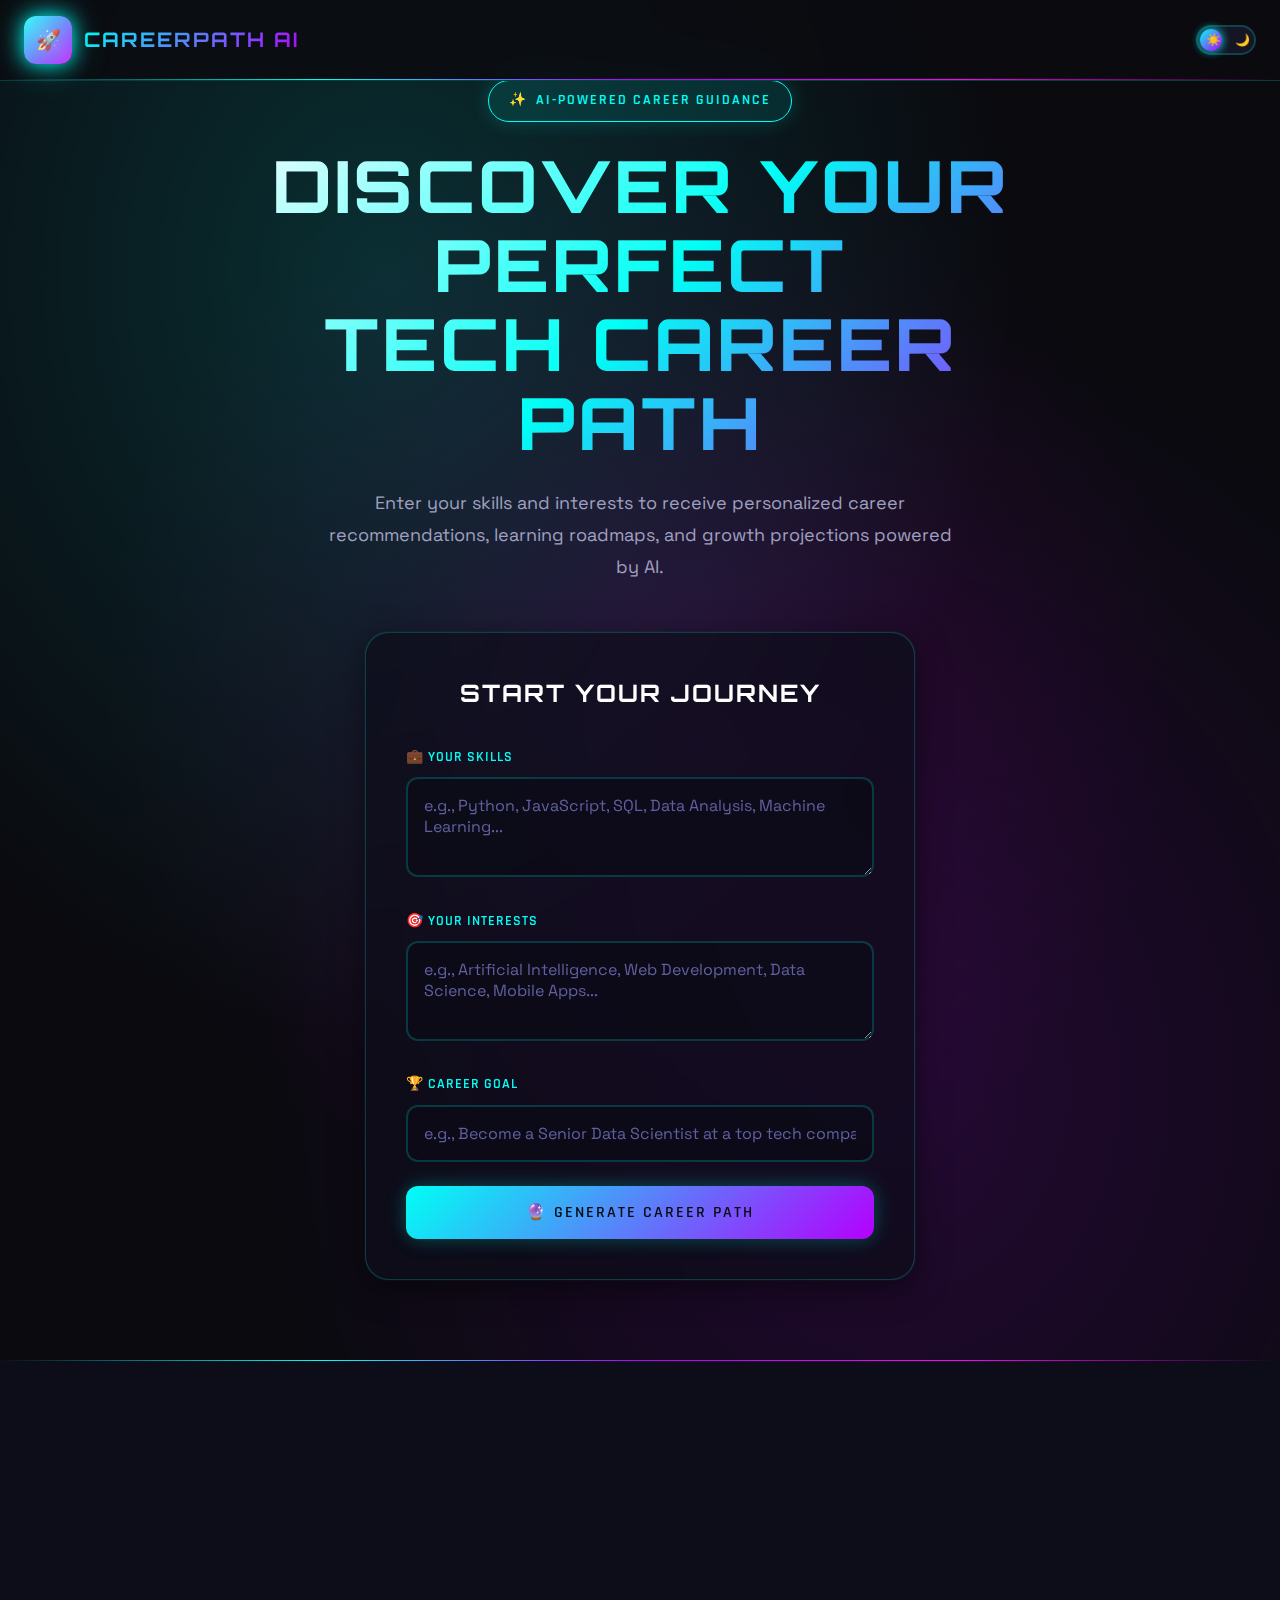
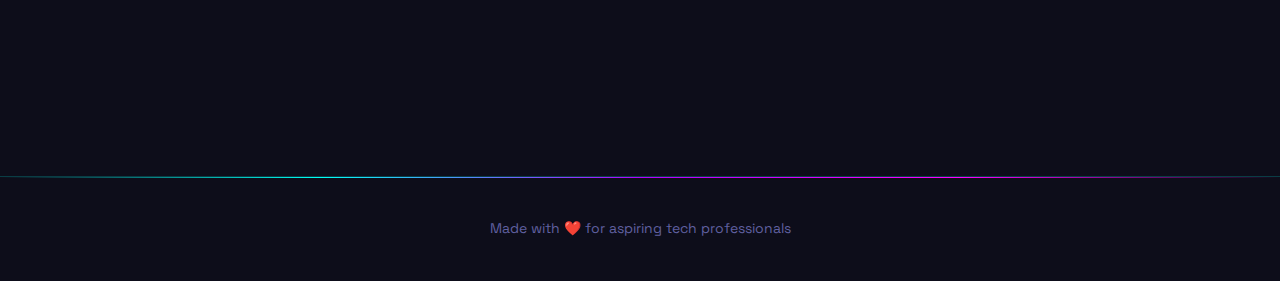
<file: templates/index.html>
<!DOCTYPE html>
<html lang="en">
<head>
    <meta charset="UTF-8">
    <meta name="viewport" content="width=device-width, initial-scale=1.0">
    <meta name="description" content="AI Career Path Simulator - Discover your ideal tech career path with AI-powered recommendations based on your skills and interests.">
    <title>AI Career Path Simulator | Find Your Dream Tech Career</title>
    <link rel="stylesheet" href="/static/styles.css">
    <link rel="icon" href="data:image/svg+xml,<svg xmlns='http://www.w3.org/2000/svg' viewBox='0 0 100 100'><text y='.9em' font-size='90'>🚀</text></svg>">
</head>
<body>
    <!-- Header -->
    <header class="header">
        <div class="header-content">
            <a href="/" class="logo">
                <div class="logo-icon">🚀</div>
                <span class="logo-text">CareerPath AI</span>
            </a>
            <div class="nav-actions">
                <button class="theme-toggle" onclick="toggleTheme()" aria-label="Toggle dark mode">
                    <div class="theme-toggle-icons">
                        <span>☀️</span>
                        <span>🌙</span>
                    </div>
                    <div class="theme-toggle-slider"></div>
                </button>
            </div>
        </div>
    </header>

    <!-- Hero Section -->
    <main class="hero">
        <div class="hero-background"></div>
        
        <div class="hero-content">
            <div class="hero-badge animate-fadeInUp">
                <span>✨</span>
                <span>AI-Powered Career Guidance</span>
            </div>
            <h1 class="hero-title animate-fadeInUp animate-delay-1">
                Discover Your Perfect<br>Tech Career Path
            </h1>
            <p class="hero-subtitle animate-fadeInUp animate-delay-2">
                Enter your skills and interests to receive personalized career recommendations, 
                learning roadmaps, and growth projections powered by AI.
            </p>
        </div>

        <!-- Main Form Card -->
        <div class="glass-card animate-fadeInUp animate-delay-3">
            <h2 class="form-title">Start Your Journey</h2>
            
            <form method="post" class="career-form">
                <div class="form-group">
                    <label class="form-label" for="skills">💼 Your Skills</label>
                    <textarea 
                        id="skills"
                        name="skills" 
                        class="form-textarea" 
                        placeholder="e.g., Python, JavaScript, SQL, Data Analysis, Machine Learning..."
                        required
                    ></textarea>
                </div>

                <div class="form-group">
                    <label class="form-label" for="interest">🎯 Your Interests</label>
                    <textarea 
                        id="interest"
                        name="interest" 
                        class="form-textarea" 
                        placeholder="e.g., Artificial Intelligence, Web Development, Data Science, Mobile Apps..."
                        required
                    ></textarea>
                </div>

                <div class="form-group">
                    <label class="form-label" for="goal">🏆 Career Goal</label>
                    <input 
                        type="text" 
                        id="goal"
                        name="goal" 
                        class="form-input" 
                        placeholder="e.g., Become a Senior Data Scientist at a top tech company"
                        required
                    />
                </div>

                <button type="submit" class="btn btn-primary">
                    <span class="btn-text">🔮 Generate Career Path</span>
                    <span class="spinner"></span>
                </button>
            </form>
        </div>
    </main>

    <!-- Features Section -->
    <section class="features">
        <div class="features-grid stagger-children">
            <div class="feature-card">
                <div class="feature-icon">📊</div>
                <h3 class="feature-title">Career Analysis</h3>
                <p class="feature-desc">Get detailed insights into various tech career paths based on your unique profile.</p>
            </div>
            <div class="feature-card">
                <div class="feature-icon">🗺️</div>
                <h3 class="feature-title">Learning Roadmap</h3>
                <p class="feature-desc">Receive a step-by-step roadmap to develop the skills needed for your dream role.</p>
            </div>
            <div class="feature-card">
                <div class="feature-icon">📈</div>
                <h3 class="feature-title">Growth Projection</h3>
                <p class="feature-desc">Visualize your potential career growth and salary progression over time.</p>
            </div>
        </div>
    </section>

    <!-- Footer -->
    <footer class="footer">
        <div class="footer-content">
            <p class="footer-text">
                Made with <span class="footer-heart">❤️</span> for aspiring tech professionals
            </p>
        </div>
    </footer>

    <script src="/static/script.js"></script>
</body>
</html>
</file>
<file: static/styles.css>
/* ============================================
   AI Career Path Simulator - FUTURISTIC DESIGN
   Cyberpunk / Neon Aesthetic Theme
   ============================================ */

/* Google Fonts - Futuristic Typography */
@import url('https://fonts.googleapis.com/css2?family=Orbitron:wght@400;500;600;700;800;900&family=Rajdhani:wght@300;400;500;600;700&family=Space+Grotesk:wght@300;400;500;600;700&display=swap');

/* ============================================
   CSS Custom Properties (Design Tokens)
   ============================================ */
:root {
    /* Neon Colors */
    --neon-cyan: #00fff5;
    --neon-magenta: #ff00ff;
    --neon-purple: #b400ff;
    --neon-blue: #00a8ff;
    --neon-pink: #ff0080;
    --neon-green: #00ff88;
    --neon-orange: #ff6600;
    --neon-yellow: #ffff00;

    /* Primary Gradient */
    --gradient-neon: linear-gradient(135deg, var(--neon-cyan), var(--neon-purple), var(--neon-magenta));
    --gradient-cyber: linear-gradient(45deg, #0a0a0f, #1a0a2e, #0a0a0f);
    --gradient-glow: linear-gradient(135deg, rgba(0, 255, 245, 0.3), rgba(180, 0, 255, 0.3), rgba(255, 0, 255, 0.3));

    /* Dark Theme (Default) */
    --bg-primary: #0a0a0f;
    --bg-secondary: #0d0d1a;
    --bg-tertiary: #151525;
    --bg-card: rgba(13, 13, 26, 0.8);
    --text-primary: #ffffff;
    --text-secondary: #a0a0c0;
    --text-muted: #6060a0;
    --border-color: rgba(0, 255, 245, 0.2);
    --border-glow: rgba(0, 255, 245, 0.5);
    --shadow-color: rgba(0, 0, 0, 0.5);
    --glass-bg: rgba(13, 13, 26, 0.7);
    --glass-border: rgba(0, 255, 245, 0.15);

    /* Typography */
    --font-display: 'Orbitron', sans-serif;
    --font-heading: 'Rajdhani', sans-serif;
    --font-body: 'Space Grotesk', sans-serif;
    --font-size-xs: 0.75rem;
    --font-size-sm: 0.875rem;
    --font-size-base: 1rem;
    --font-size-lg: 1.125rem;
    --font-size-xl: 1.25rem;
    --font-size-2xl: 1.5rem;
    --font-size-3xl: 2rem;
    --font-size-4xl: 2.5rem;
    --font-size-5xl: 3.5rem;
    --font-size-6xl: 4.5rem;

    /* Spacing */
    --spacing-1: 0.25rem;
    --spacing-2: 0.5rem;
    --spacing-3: 0.75rem;
    --spacing-4: 1rem;
    --spacing-5: 1.25rem;
    --spacing-6: 1.5rem;
    --spacing-8: 2rem;
    --spacing-10: 2.5rem;
    --spacing-12: 3rem;
    --spacing-16: 4rem;
    --spacing-20: 5rem;

    /* Border Radius */
    --radius-sm: 0.375rem;
    --radius-md: 0.5rem;
    --radius-lg: 0.75rem;
    --radius-xl: 1rem;
    --radius-2xl: 1.5rem;
    --radius-full: 9999px;

    /* Transitions */
    --transition-fast: 150ms ease;
    --transition-base: 250ms ease;
    --transition-slow: 400ms ease;
    --transition-cyber: 300ms cubic-bezier(0.23, 1, 0.32, 1);

    /* Shadows */
    --shadow-neon: 0 0 20px var(--neon-cyan), 0 0 40px rgba(0, 255, 245, 0.3);
    --shadow-neon-lg: 0 0 30px var(--neon-cyan), 0 0 60px rgba(0, 255, 245, 0.4), 0 0 100px rgba(0, 255, 245, 0.2);
    --shadow-card: 0 8px 32px rgba(0, 0, 0, 0.5), 0 0 1px rgba(0, 255, 245, 0.5);
    --shadow-glow-cyan: 0 0 30px rgba(0, 255, 245, 0.5);
    --shadow-glow-magenta: 0 0 30px rgba(255, 0, 255, 0.5);
    --shadow-glow-purple: 0 0 30px rgba(180, 0, 255, 0.5);

    /* Glow Text Shadows */
    --text-glow-cyan: 0 0 10px var(--neon-cyan), 0 0 20px var(--neon-cyan), 0 0 40px var(--neon-cyan);
    --text-glow-magenta: 0 0 10px var(--neon-magenta), 0 0 20px var(--neon-magenta), 0 0 40px var(--neon-magenta);
    --text-glow-purple: 0 0 10px var(--neon-purple), 0 0 20px var(--neon-purple), 0 0 40px var(--neon-purple);
}

/* ============================================
   Light Theme (Optional)
   ============================================ */
[data-theme="light"] {
    --bg-primary: #f0f4ff;
    --bg-secondary: #ffffff;
    --bg-tertiary: #e8ecff;
    --bg-card: rgba(255, 255, 255, 0.9);
    --text-primary: #0a0a1a;
    --text-secondary: #4a4a6a;
    --text-muted: #8080a0;
    --border-color: rgba(100, 100, 200, 0.3);
    --border-glow: rgba(100, 100, 200, 0.5);
    --glass-bg: rgba(255, 255, 255, 0.8);
    --glass-border: rgba(100, 100, 200, 0.2);
    --neon-cyan: #0088aa;
    --neon-purple: #8800cc;
    --neon-magenta: #cc0088;
    --shadow-neon: 0 0 15px rgba(0, 136, 170, 0.3), 0 0 30px rgba(0, 136, 170, 0.2);
    --shadow-card: 0 8px 32px rgba(0, 0, 0, 0.1), 0 0 1px rgba(0, 136, 170, 0.3);
}

/* ============================================
   Base Styles & Reset
   ============================================ */
*,
*::before,
*::after {
    box-sizing: border-box;
    margin: 0;
    padding: 0;
}

html {
    scroll-behavior: smooth;
}

body {
    font-family: var(--font-body);
    font-size: var(--font-size-base);
    line-height: 1.7;
    color: var(--text-primary);
    background: var(--bg-primary);
    min-height: 100vh;
    overflow-x: hidden;
    position: relative;
}

/* Futuristic Scrollbar */
::-webkit-scrollbar {
    width: 8px;
}

::-webkit-scrollbar-track {
    background: var(--bg-secondary);
}

::-webkit-scrollbar-thumb {
    background: linear-gradient(180deg, var(--neon-cyan), var(--neon-purple));
    border-radius: var(--radius-full);
}

::-webkit-scrollbar-thumb:hover {
    box-shadow: var(--shadow-glow-cyan);
}

/* ============================================
   Animated Background
   ============================================ */
.cyber-grid {
    position: fixed;
    top: 0;
    left: 0;
    width: 100%;
    height: 100%;
    background:
        linear-gradient(90deg, rgba(0, 255, 245, 0.03) 1px, transparent 1px),
        linear-gradient(rgba(0, 255, 245, 0.03) 1px, transparent 1px);
    background-size: 50px 50px;
    pointer-events: none;
    z-index: -1;
}

.particle-canvas {
    position: fixed;
    top: 0;
    left: 0;
    width: 100%;
    height: 100%;
    pointer-events: none;
    z-index: -1;
}

/* Floating Particles via CSS */
.particles {
    position: fixed;
    top: 0;
    left: 0;
    width: 100%;
    height: 100%;
    overflow: hidden;
    pointer-events: none;
    z-index: -1;
}

.particle {
    position: absolute;
    width: 4px;
    height: 4px;
    background: var(--neon-cyan);
    border-radius: 50%;
    box-shadow: 0 0 10px var(--neon-cyan), 0 0 20px var(--neon-cyan);
    animation: float-particle 20s infinite linear;
    opacity: 0.6;
}

.particle:nth-child(2) {
    left: 10%;
    animation-delay: -2s;
    background: var(--neon-magenta);
    box-shadow: 0 0 10px var(--neon-magenta);
}

.particle:nth-child(3) {
    left: 20%;
    animation-delay: -4s;
    animation-duration: 25s;
}

.particle:nth-child(4) {
    left: 30%;
    animation-delay: -6s;
    background: var(--neon-purple);
    box-shadow: 0 0 10px var(--neon-purple);
}

.particle:nth-child(5) {
    left: 40%;
    animation-delay: -8s;
    animation-duration: 18s;
}

.particle:nth-child(6) {
    left: 50%;
    animation-delay: -10s;
    background: var(--neon-magenta);
    box-shadow: 0 0 10px var(--neon-magenta);
}

.particle:nth-child(7) {
    left: 60%;
    animation-delay: -12s;
    animation-duration: 22s;
}

.particle:nth-child(8) {
    left: 70%;
    animation-delay: -14s;
    background: var(--neon-purple);
    box-shadow: 0 0 10px var(--neon-purple);
}

.particle:nth-child(9) {
    left: 80%;
    animation-delay: -16s;
    animation-duration: 28s;
}

.particle:nth-child(10) {
    left: 90%;
    animation-delay: -18s;
    background: var(--neon-cyan);
}

.particle:nth-child(11) {
    left: 15%;
    animation-delay: -1s;
    animation-duration: 23s;
}

.particle:nth-child(12) {
    left: 35%;
    animation-delay: -3s;
    background: var(--neon-magenta);
    box-shadow: 0 0 10px var(--neon-magenta);
}

.particle:nth-child(13) {
    left: 55%;
    animation-delay: -5s;
    animation-duration: 19s;
}

.particle:nth-child(14) {
    left: 75%;
    animation-delay: -7s;
    background: var(--neon-purple);
    box-shadow: 0 0 10px var(--neon-purple);
}

.particle:nth-child(15) {
    left: 95%;
    animation-delay: -9s;
    animation-duration: 26s;
}

@keyframes float-particle {
    0% {
        transform: translateY(100vh) rotate(0deg);
        opacity: 0;
    }

    10% {
        opacity: 0.6;
    }

    90% {
        opacity: 0.6;
    }

    100% {
        transform: translateY(-100vh) rotate(720deg);
        opacity: 0;
    }
}

/* ============================================
   Header & Navigation
   ============================================ */
.header {
    position: fixed;
    top: 0;
    left: 0;
    right: 0;
    z-index: 1000;
    padding: var(--spacing-4) var(--spacing-6);
    background: rgba(10, 10, 15, 0.85);
    backdrop-filter: blur(20px);
    -webkit-backdrop-filter: blur(20px);
    border-bottom: 1px solid var(--border-color);
    transition: all var(--transition-base);
}

.header::after {
    content: '';
    position: absolute;
    bottom: 0;
    left: 0;
    right: 0;
    height: 1px;
    background: linear-gradient(90deg, transparent, var(--neon-cyan), var(--neon-purple), var(--neon-magenta), transparent);
    animation: border-glow 3s ease-in-out infinite;
}

@keyframes border-glow {

    0%,
    100% {
        opacity: 0.5;
    }

    50% {
        opacity: 1;
    }
}

.header-content {
    max-width: 1400px;
    margin: 0 auto;
    display: flex;
    justify-content: space-between;
    align-items: center;
}

.logo {
    display: flex;
    align-items: center;
    gap: var(--spacing-3);
    text-decoration: none;
    color: var(--text-primary);
}

.logo-icon {
    width: 48px;
    height: 48px;
    background: linear-gradient(135deg, var(--neon-cyan), var(--neon-purple));
    border-radius: var(--radius-lg);
    display: flex;
    align-items: center;
    justify-content: center;
    font-size: var(--font-size-xl);
    box-shadow: var(--shadow-neon);
    animation: pulse-glow 2s ease-in-out infinite;
    position: relative;
    overflow: hidden;
}

.logo-icon::before {
    content: '';
    position: absolute;
    top: -50%;
    left: -50%;
    width: 200%;
    height: 200%;
    background: linear-gradient(45deg, transparent, rgba(255, 255, 255, 0.2), transparent);
    animation: shimmer 3s infinite;
}

@keyframes shimmer {
    0% {
        transform: translateX(-100%) rotate(45deg);
    }

    100% {
        transform: translateX(100%) rotate(45deg);
    }
}

@keyframes pulse-glow {

    0%,
    100% {
        box-shadow: 0 0 20px var(--neon-cyan), 0 0 40px rgba(0, 255, 245, 0.3);
    }

    50% {
        box-shadow: 0 0 30px var(--neon-cyan), 0 0 60px rgba(0, 255, 245, 0.5);
    }
}

.logo-text {
    font-family: var(--font-display);
    font-weight: 700;
    font-size: var(--font-size-xl);
    background: linear-gradient(135deg, var(--neon-cyan), var(--neon-purple));
    -webkit-background-clip: text;
    -webkit-text-fill-color: transparent;
    background-clip: text;
    text-shadow: none;
    letter-spacing: 2px;
    text-transform: uppercase;
}

.nav-actions {
    display: flex;
    align-items: center;
    gap: var(--spacing-4);
}

/* Theme Toggle - Futuristic */
.theme-toggle {
    position: relative;
    width: 60px;
    height: 30px;
    background: var(--bg-tertiary);
    border: 2px solid var(--border-color);
    border-radius: var(--radius-full);
    cursor: pointer;
    transition: all var(--transition-base);
    display: flex;
    align-items: center;
    padding: 2px;
}

.theme-toggle:hover {
    border-color: var(--neon-cyan);
    box-shadow: var(--shadow-glow-cyan);
}

.theme-toggle-slider {
    width: 22px;
    height: 22px;
    background: linear-gradient(135deg, var(--neon-cyan), var(--neon-purple));
    border-radius: var(--radius-full);
    transition: transform var(--transition-base);
    box-shadow: 0 0 10px var(--neon-cyan);
}

[data-theme="light"] .theme-toggle-slider {
    transform: translateX(30px);
    background: linear-gradient(135deg, var(--neon-purple), var(--neon-magenta));
}

.theme-toggle-icons {
    position: absolute;
    width: 100%;
    display: flex;
    justify-content: space-between;
    padding: 0 6px;
    pointer-events: none;
    font-size: 12px;
}

/* ============================================
   Hero Section
   ============================================ */
.hero {
    min-height: 100vh;
    display: flex;
    flex-direction: column;
    justify-content: center;
    align-items: center;
    padding: var(--spacing-20) var(--spacing-6);
    position: relative;
    overflow: hidden;
}

.hero-background {
    position: absolute;
    top: 0;
    left: 0;
    right: 0;
    bottom: 0;
    background:
        radial-gradient(ellipse at 30% 20%, rgba(0, 255, 245, 0.15) 0%, transparent 50%),
        radial-gradient(ellipse at 70% 80%, rgba(180, 0, 255, 0.15) 0%, transparent 50%),
        radial-gradient(ellipse at 50% 50%, rgba(255, 0, 255, 0.1) 0%, transparent 60%);
    z-index: -1;
    animation: bg-pulse 10s ease-in-out infinite;
}

@keyframes bg-pulse {

    0%,
    100% {
        opacity: 1;
        transform: scale(1);
    }

    50% {
        opacity: 0.8;
        transform: scale(1.05);
    }
}

.hero-content {
    text-align: center;
    max-width: 900px;
    margin-bottom: var(--spacing-12);
}

.hero-badge {
    display: inline-flex;
    align-items: center;
    gap: var(--spacing-2);
    padding: var(--spacing-2) var(--spacing-5);
    background: rgba(0, 255, 245, 0.1);
    border: 1px solid var(--neon-cyan);
    border-radius: var(--radius-full);
    font-family: var(--font-heading);
    font-size: var(--font-size-sm);
    font-weight: 600;
    color: var(--neon-cyan);
    margin-bottom: var(--spacing-6);
    text-transform: uppercase;
    letter-spacing: 2px;
    box-shadow: 0 0 20px rgba(0, 255, 245, 0.2);
    animation: badge-glow 2s ease-in-out infinite;
}

@keyframes badge-glow {

    0%,
    100% {
        box-shadow: 0 0 20px rgba(0, 255, 245, 0.2);
    }

    50% {
        box-shadow: 0 0 30px rgba(0, 255, 245, 0.4);
    }
}

.hero-title {
    font-family: var(--font-display);
    font-size: clamp(2.5rem, 6vw, var(--font-size-6xl));
    font-weight: 800;
    line-height: 1.1;
    margin-bottom: var(--spacing-6);
    background: linear-gradient(135deg, #ffffff, var(--neon-cyan), var(--neon-purple));
    -webkit-background-clip: text;
    -webkit-text-fill-color: transparent;
    background-clip: text;
    text-transform: uppercase;
    letter-spacing: 3px;
    animation: title-glow 3s ease-in-out infinite;
}

@keyframes title-glow {

    0%,
    100% {
        filter: drop-shadow(0 0 10px rgba(0, 255, 245, 0.3));
    }

    50% {
        filter: drop-shadow(0 0 20px rgba(0, 255, 245, 0.5));
    }
}

.hero-subtitle {
    font-family: var(--font-body);
    font-size: var(--font-size-lg);
    color: var(--text-secondary);
    max-width: 650px;
    margin: 0 auto;
    line-height: 1.8;
}

/* ============================================
   Glass Card (Form Container)
   ============================================ */
.glass-card {
    background: var(--glass-bg);
    backdrop-filter: blur(20px);
    -webkit-backdrop-filter: blur(20px);
    border: 1px solid var(--border-color);
    border-radius: var(--radius-2xl);
    padding: var(--spacing-10);
    box-shadow: var(--shadow-card);
    width: 100%;
    max-width: 550px;
    position: relative;
    overflow: hidden;
    transition: all var(--transition-cyber);
}

.glass-card::before {
    content: '';
    position: absolute;
    top: 0;
    left: -100%;
    width: 100%;
    height: 100%;
    background: linear-gradient(90deg, transparent, rgba(0, 255, 245, 0.1), transparent);
    transition: left 0.6s ease;
}

.glass-card:hover::before {
    left: 100%;
}

.glass-card::after {
    content: '';
    position: absolute;
    top: -2px;
    left: -2px;
    right: -2px;
    bottom: -2px;
    background: linear-gradient(135deg, var(--neon-cyan), transparent, var(--neon-purple), transparent, var(--neon-magenta));
    border-radius: var(--radius-2xl);
    z-index: -1;
    opacity: 0;
    transition: opacity var(--transition-base);
}

.glass-card:hover::after {
    opacity: 0.5;
}

.glass-card:hover {
    transform: translateY(-8px);
    box-shadow: var(--shadow-neon-lg);
    border-color: var(--neon-cyan);
}

.form-title {
    font-family: var(--font-display);
    font-size: var(--font-size-2xl);
    font-weight: 700;
    text-align: center;
    margin-bottom: var(--spacing-8);
    color: var(--text-primary);
    text-transform: uppercase;
    letter-spacing: 2px;
}

/* ============================================
   Form Elements
   ============================================ */
.form-group {
    margin-bottom: var(--spacing-6);
    position: relative;
}

.form-label {
    display: block;
    font-family: var(--font-heading);
    font-size: var(--font-size-sm);
    font-weight: 600;
    color: var(--neon-cyan);
    margin-bottom: var(--spacing-2);
    text-transform: uppercase;
    letter-spacing: 1px;
}

.form-input,
.form-textarea {
    width: 100%;
    padding: var(--spacing-4);
    font-family: var(--font-body);
    font-size: var(--font-size-base);
    color: var(--text-primary);
    background: rgba(10, 10, 20, 0.6);
    border: 2px solid var(--border-color);
    border-radius: var(--radius-lg);
    outline: none;
    transition: all var(--transition-base);
    position: relative;
}

.form-textarea {
    min-height: 100px;
    resize: vertical;
}

.form-input:focus,
.form-textarea:focus {
    border-color: var(--neon-cyan);
    box-shadow: 0 0 0 3px rgba(0, 255, 245, 0.1), var(--shadow-glow-cyan);
    background: rgba(10, 10, 20, 0.8);
}

.form-input::placeholder,
.form-textarea::placeholder {
    color: var(--text-muted);
}

/* Scanning line effect on focus */
.form-group::after {
    content: '';
    position: absolute;
    bottom: 0;
    left: 0;
    width: 0;
    height: 2px;
    background: linear-gradient(90deg, var(--neon-cyan), var(--neon-purple));
    transition: width 0.3s ease;
}

.form-group:focus-within::after {
    width: 100%;
}

/* ============================================
   Buttons
   ============================================ */
.btn {
    display: inline-flex;
    align-items: center;
    justify-content: center;
    gap: var(--spacing-2);
    padding: var(--spacing-4) var(--spacing-8);
    font-family: var(--font-heading);
    font-size: var(--font-size-base);
    font-weight: 600;
    text-decoration: none;
    text-transform: uppercase;
    letter-spacing: 2px;
    border: none;
    border-radius: var(--radius-lg);
    cursor: pointer;
    transition: all var(--transition-cyber);
    position: relative;
    overflow: hidden;
}

.btn-primary {
    width: 100%;
    background: linear-gradient(135deg, var(--neon-cyan), var(--neon-purple));
    color: #0a0a0f;
    box-shadow: 0 0 20px rgba(0, 255, 245, 0.3), 0 4px 15px rgba(0, 0, 0, 0.3);
}

.btn-primary::before {
    content: '';
    position: absolute;
    top: 0;
    left: -100%;
    width: 100%;
    height: 100%;
    background: linear-gradient(90deg, transparent, rgba(255, 255, 255, 0.3), transparent);
    transition: left 0.5s ease;
}

.btn-primary:hover::before {
    left: 100%;
}

.btn-primary:hover {
    transform: translateY(-3px);
    box-shadow: var(--shadow-neon-lg);
}

.btn-primary:active {
    transform: translateY(-1px);
}

.btn-secondary {
    background: transparent;
    color: var(--neon-cyan);
    border: 2px solid var(--neon-cyan);
    box-shadow: 0 0 10px rgba(0, 255, 245, 0.2);
}

.btn-secondary:hover {
    background: rgba(0, 255, 245, 0.1);
    box-shadow: var(--shadow-glow-cyan);
    transform: translateY(-2px);
}

/* Button Loading State */
.btn-loading {
    pointer-events: none;
}

.btn-loading .btn-text {
    opacity: 0;
}

.btn-loading .spinner {
    display: block;
}

.spinner {
    display: none;
    position: absolute;
    width: 24px;
    height: 24px;
    border: 3px solid rgba(10, 10, 15, 0.3);
    border-top-color: #0a0a0f;
    border-radius: 50%;
    animation: spin 0.8s linear infinite;
}

@keyframes spin {
    to {
        transform: rotate(360deg);
    }
}

/* ============================================
   Features Section
   ============================================ */
.features {
    padding: var(--spacing-20) var(--spacing-6);
    background: var(--bg-secondary);
    position: relative;
}

.features::before {
    content: '';
    position: absolute;
    top: 0;
    left: 0;
    right: 0;
    height: 1px;
    background: linear-gradient(90deg, transparent, var(--neon-cyan), var(--neon-purple), var(--neon-magenta), transparent);
}

.features-grid {
    max-width: 1400px;
    margin: 0 auto;
    display: grid;
    grid-template-columns: repeat(auto-fit, minmax(320px, 1fr));
    gap: var(--spacing-8);
}

.feature-card {
    padding: var(--spacing-8);
    background: var(--bg-card);
    border: 1px solid var(--border-color);
    border-radius: var(--radius-xl);
    text-align: center;
    transition: all var(--transition-cyber);
    position: relative;
    overflow: hidden;
}

.feature-card::before {
    content: '';
    position: absolute;
    top: 0;
    left: 0;
    right: 0;
    height: 3px;
    background: linear-gradient(90deg, var(--neon-cyan), var(--neon-purple), var(--neon-magenta));
    transform: scaleX(0);
    transition: transform var(--transition-base);
}

.feature-card:hover::before {
    transform: scaleX(1);
}

.feature-card:hover {
    transform: translateY(-10px);
    box-shadow: var(--shadow-neon);
    border-color: var(--neon-cyan);
}

.feature-icon {
    width: 80px;
    height: 80px;
    margin: 0 auto var(--spacing-5);
    background: rgba(0, 255, 245, 0.1);
    border: 2px solid var(--neon-cyan);
    border-radius: var(--radius-xl);
    display: flex;
    align-items: center;
    justify-content: center;
    font-size: 36px;
    box-shadow: 0 0 20px rgba(0, 255, 245, 0.2);
    transition: all var(--transition-base);
}

.feature-card:hover .feature-icon {
    box-shadow: var(--shadow-glow-cyan);
    transform: scale(1.1);
}

.feature-title {
    font-family: var(--font-display);
    font-size: var(--font-size-lg);
    font-weight: 600;
    margin-bottom: var(--spacing-3);
    color: var(--text-primary);
    text-transform: uppercase;
    letter-spacing: 1px;
}

.feature-desc {
    font-size: var(--font-size-sm);
    color: var(--text-secondary);
    line-height: 1.7;
}

/* ============================================
   Stats Section
   ============================================ */
.stats-section {
    padding: var(--spacing-16) var(--spacing-6);
    background: var(--bg-primary);
}

.stats-grid {
    max-width: 1200px;
    margin: 0 auto;
    display: grid;
    grid-template-columns: repeat(auto-fit, minmax(200px, 1fr));
    gap: var(--spacing-8);
    text-align: center;
}

.stat-item {
    padding: var(--spacing-6);
}

.stat-number {
    font-family: var(--font-display);
    font-size: var(--font-size-4xl);
    font-weight: 800;
    background: linear-gradient(135deg, var(--neon-cyan), var(--neon-purple));
    -webkit-background-clip: text;
    -webkit-text-fill-color: transparent;
    background-clip: text;
    margin-bottom: var(--spacing-2);
}

.stat-label {
    font-family: var(--font-heading);
    font-size: var(--font-size-sm);
    color: var(--text-muted);
    text-transform: uppercase;
    letter-spacing: 2px;
}

/* ============================================
   Dashboard Styles (Result Page)
   ============================================ */
.dashboard {
    min-height: 100vh;
    padding-top: 100px;
    background: var(--bg-primary);
}

.dashboard-container {
    max-width: 1400px;
    margin: 0 auto;
    padding: var(--spacing-8) var(--spacing-6);
}

.dashboard-header {
    text-align: center;
    margin-bottom: var(--spacing-12);
}

.dashboard-title {
    font-family: var(--font-display);
    font-size: clamp(1.8rem, 4vw, var(--font-size-4xl));
    font-weight: 800;
    margin-bottom: var(--spacing-3);
    background: linear-gradient(135deg, var(--neon-cyan), var(--neon-purple), var(--neon-magenta));
    -webkit-background-clip: text;
    -webkit-text-fill-color: transparent;
    background-clip: text;
    text-transform: uppercase;
    letter-spacing: 3px;
}

.dashboard-subtitle {
    color: var(--text-secondary);
    font-size: var(--font-size-lg);
    font-family: var(--font-body);
}

.dashboard-grid {
    display: grid;
    grid-template-columns: repeat(3, 1fr);
    gap: var(--spacing-6);
    margin-bottom: var(--spacing-8);
}

.dashboard-card {
    background: var(--bg-card);
    border: 1px solid var(--border-color);
    border-radius: var(--radius-xl);
    padding: var(--spacing-6);
    transition: all var(--transition-cyber);
    position: relative;
    overflow: hidden;
}

.dashboard-card::before {
    content: '';
    position: absolute;
    top: 0;
    left: 0;
    width: 100%;
    height: 3px;
    background: linear-gradient(90deg, var(--neon-cyan), var(--neon-purple));
    opacity: 0;
    transition: opacity var(--transition-base);
}

.dashboard-card:hover::before {
    opacity: 1;
}

.dashboard-card:hover {
    transform: translateY(-6px);
    box-shadow: var(--shadow-neon);
    border-color: var(--neon-cyan);
}

.card-header {
    display: flex;
    align-items: center;
    gap: var(--spacing-3);
    margin-bottom: var(--spacing-4);
}

.card-icon {
    width: 48px;
    height: 48px;
    background: rgba(0, 255, 245, 0.1);
    border: 1px solid var(--neon-cyan);
    border-radius: var(--radius-lg);
    display: flex;
    align-items: center;
    justify-content: center;
    font-size: 22px;
    box-shadow: 0 0 15px rgba(0, 255, 245, 0.2);
}

.card-title {
    font-family: var(--font-display);
    font-size: var(--font-size-base);
    font-weight: 600;
    color: var(--text-primary);
    text-transform: uppercase;
    letter-spacing: 1px;
}

.card-content ul {
    list-style: none;
}

.card-content li {
    padding: var(--spacing-3) 0;
    color: var(--text-secondary);
    border-bottom: 1px solid rgba(0, 255, 245, 0.1);
    font-size: var(--font-size-sm);
}

.card-content li:last-child {
    border-bottom: none;
}

.card-content li b {
    color: var(--neon-cyan);
    font-weight: 600;
}

/* Career Badge - Holographic Effect */
.career-badge {
    display: inline-flex;
    align-items: center;
    gap: var(--spacing-2);
    padding: var(--spacing-4) var(--spacing-6);
    background: linear-gradient(135deg, var(--neon-cyan), var(--neon-purple));
    color: #0a0a0f;
    border-radius: var(--radius-full);
    font-family: var(--font-display);
    font-weight: 700;
    font-size: var(--font-size-lg);
    text-transform: uppercase;
    letter-spacing: 2px;
    box-shadow: var(--shadow-neon);
    position: relative;
    overflow: hidden;
}

.career-badge::before {
    content: '';
    position: absolute;
    top: -50%;
    left: -50%;
    width: 200%;
    height: 200%;
    background: linear-gradient(45deg, transparent, rgba(255, 255, 255, 0.3), transparent);
    animation: shimmer 2s infinite;
}

.career-description {
    margin-top: var(--spacing-4);
    color: var(--text-secondary);
    font-size: var(--font-size-sm);
    line-height: 1.7;
}

/* Salary Badge */
.salary-range {
    display: inline-flex;
    align-items: center;
    gap: var(--spacing-2);
    padding: var(--spacing-3) var(--spacing-4);
    background: rgba(0, 255, 136, 0.1);
    border: 1px solid var(--neon-green);
    color: var(--neon-green);
    border-radius: var(--radius-lg);
    font-family: var(--font-heading);
    font-weight: 600;
    margin-top: var(--spacing-4);
    box-shadow: 0 0 15px rgba(0, 255, 136, 0.2);
}

/* ============================================
   Roadmap Timeline - Futuristic
   ============================================ */
.roadmap-section {
    background: var(--bg-card);
    border: 1px solid var(--border-color);
    border-radius: var(--radius-xl);
    padding: var(--spacing-8);
    margin-bottom: var(--spacing-8);
    position: relative;
}

.roadmap-section::before {
    content: '';
    position: absolute;
    top: 0;
    left: 0;
    right: 0;
    height: 3px;
    background: linear-gradient(90deg, var(--neon-cyan), var(--neon-purple), var(--neon-magenta));
    border-radius: var(--radius-xl) var(--radius-xl) 0 0;
}

.roadmap-title {
    font-family: var(--font-display);
    font-size: var(--font-size-xl);
    font-weight: 700;
    margin-bottom: var(--spacing-8);
    display: flex;
    align-items: center;
    gap: var(--spacing-3);
    text-transform: uppercase;
    letter-spacing: 2px;
    color: var(--text-primary);
}

.roadmap-timeline {
    display: flex;
    justify-content: space-between;
    position: relative;
    overflow-x: auto;
    padding-bottom: var(--spacing-4);
}

.roadmap-timeline::before {
    content: '';
    position: absolute;
    top: 28px;
    left: 0;
    right: 0;
    height: 4px;
    background: linear-gradient(90deg, var(--neon-cyan), var(--neon-purple), var(--neon-magenta));
    border-radius: var(--radius-full);
    z-index: 0;
    box-shadow: 0 0 10px rgba(0, 255, 245, 0.3);
}

.roadmap-step {
    position: relative;
    flex: 1;
    min-width: 180px;
    text-align: center;
    z-index: 1;
}

.step-number {
    width: 56px;
    height: 56px;
    background: linear-gradient(135deg, var(--neon-cyan), var(--neon-purple));
    color: #0a0a0f;
    border-radius: var(--radius-full);
    display: flex;
    align-items: center;
    justify-content: center;
    font-family: var(--font-display);
    font-weight: 800;
    font-size: var(--font-size-lg);
    margin: 0 auto var(--spacing-4);
    box-shadow: var(--shadow-neon);
    position: relative;
    animation: step-pulse 2s ease-in-out infinite;
    animation-delay: calc(var(--step-index, 0) * 0.2s);
}

.roadmap-step:nth-child(1) .step-number {
    --step-index: 0;
}

.roadmap-step:nth-child(2) .step-number {
    --step-index: 1;
}

.roadmap-step:nth-child(3) .step-number {
    --step-index: 2;
}

.roadmap-step:nth-child(4) .step-number {
    --step-index: 3;
}

.roadmap-step:nth-child(5) .step-number {
    --step-index: 4;
}

@keyframes step-pulse {

    0%,
    100% {
        box-shadow: 0 0 20px rgba(0, 255, 245, 0.4);
    }

    50% {
        box-shadow: 0 0 35px rgba(0, 255, 245, 0.7);
    }
}

.step-content {
    background: var(--bg-secondary);
    border: 1px solid var(--border-color);
    border-radius: var(--radius-lg);
    padding: var(--spacing-4);
    transition: all var(--transition-cyber);
}

.step-content:hover {
    transform: translateY(-6px);
    box-shadow: var(--shadow-neon);
    border-color: var(--neon-cyan);
}

.step-title {
    font-family: var(--font-heading);
    font-weight: 700;
    font-size: var(--font-size-sm);
    color: var(--neon-cyan);
    margin-bottom: var(--spacing-2);
    text-transform: uppercase;
    letter-spacing: 1px;
}

.step-details {
    list-style: none;
    font-size: var(--font-size-xs);
    color: var(--text-secondary);
}

.step-details li {
    padding: var(--spacing-1) 0;
    position: relative;
    padding-left: var(--spacing-4);
}

.step-details li::before {
    content: '▹';
    position: absolute;
    left: 0;
    color: var(--neon-purple);
}

/* ============================================
   Chart Styles
   ============================================ */
.chart-container {
    position: relative;
    height: 200px;
    margin-bottom: var(--spacing-4);
}

/* ============================================
   Resources Section
   ============================================ */
.resource-link {
    display: flex;
    align-items: center;
    gap: var(--spacing-3);
    padding: var(--spacing-3) var(--spacing-4);
    margin-bottom: var(--spacing-2);
    background: rgba(0, 255, 245, 0.05);
    border: 1px solid transparent;
    border-radius: var(--radius-md);
    transition: all var(--transition-fast);
}

.resource-link:hover {
    background: rgba(0, 255, 245, 0.1);
    border-color: var(--neon-cyan);
    transform: translateX(8px);
    box-shadow: 0 0 15px rgba(0, 255, 245, 0.2);
}

.resource-link a {
    color: var(--neon-cyan);
    text-decoration: none;
    font-weight: 500;
    transition: all var(--transition-fast);
}

.resource-link a:hover {
    color: var(--neon-purple);
    text-shadow: 0 0 10px rgba(180, 0, 255, 0.5);
}

/* ============================================
   Footer
   ============================================ */
.footer {
    background: var(--bg-secondary);
    border-top: 1px solid var(--border-color);
    padding: var(--spacing-10) var(--spacing-6);
    text-align: center;
    position: relative;
}

.footer::before {
    content: '';
    position: absolute;
    top: 0;
    left: 0;
    right: 0;
    height: 1px;
    background: linear-gradient(90deg, transparent, var(--neon-cyan), var(--neon-purple), var(--neon-magenta), transparent);
}

.footer-content {
    max-width: 1200px;
    margin: 0 auto;
}

.footer-text {
    color: var(--text-muted);
    font-size: var(--font-size-sm);
    font-family: var(--font-body);
}

.footer-heart {
    color: var(--neon-magenta);
    animation: heartbeat 1.5s ease-in-out infinite;
}

@keyframes heartbeat {

    0%,
    100% {
        transform: scale(1);
    }

    50% {
        transform: scale(1.2);
    }
}

/* ============================================
   Skill Match Indicator
   ============================================ */
.skill-match-container {
    display: flex;
    flex-direction: column;
    align-items: center;
    justify-content: center;
    padding: var(--spacing-4);
}

.skill-match-circle {
    position: relative;
    width: 120px;
    height: 120px;
}

.skill-match-circle svg {
    transform: rotate(-90deg);
}

.skill-match-circle circle {
    fill: none;
    stroke-width: 8;
}

.skill-match-bg {
    stroke: var(--border-color);
}

.skill-match-progress {
    stroke: url(#gradient);
    stroke-linecap: round;
    transition: stroke-dashoffset 1.5s ease-out;
    filter: drop-shadow(0 0 8px var(--neon-cyan));
}

.skill-match-text {
    position: absolute;
    top: 50%;
    left: 50%;
    transform: translate(-50%, -50%);
    font-family: var(--font-display);
    font-size: var(--font-size-2xl);
    font-weight: 800;
    color: var(--neon-cyan);
    text-shadow: var(--text-glow-cyan);
}

.skill-match-label {
    margin-top: var(--spacing-3);
    font-family: var(--font-heading);
    font-size: var(--font-size-sm);
    color: var(--text-muted);
    text-transform: uppercase;
    letter-spacing: 1px;
}

/* ============================================
   Responsive Design
   ============================================ */
@media (max-width: 1024px) {
    .dashboard-grid {
        grid-template-columns: repeat(2, 1fr);
    }
}

@media (max-width: 768px) {
    .header-content {
        padding: 0 var(--spacing-4);
    }

    .logo-text {
        display: none;
    }

    .dashboard-grid {
        grid-template-columns: 1fr;
    }

    .roadmap-timeline {
        flex-direction: column;
        gap: var(--spacing-4);
    }

    .roadmap-timeline::before {
        display: none;
    }

    .roadmap-step {
        min-width: auto;
    }

    .glass-card {
        padding: var(--spacing-6);
        margin: 0 var(--spacing-4);
    }

    .hero {
        padding-top: 120px;
    }

    .hero-title {
        font-size: var(--font-size-3xl);
    }

    .features-grid {
        grid-template-columns: 1fr;
    }
}

/* ============================================
   Animations
   ============================================ */
@keyframes fadeInUp {
    from {
        opacity: 0;
        transform: translateY(30px);
    }

    to {
        opacity: 1;
        transform: translateY(0);
    }
}

@keyframes fadeInLeft {
    from {
        opacity: 0;
        transform: translateX(-30px);
    }

    to {
        opacity: 1;
        transform: translateX(0);
    }
}

@keyframes fadeInRight {
    from {
        opacity: 0;
        transform: translateX(30px);
    }

    to {
        opacity: 1;
        transform: translateX(0);
    }
}

@keyframes glitch {

    0%,
    100% {
        transform: translate(0);
    }

    20% {
        transform: translate(-2px, 2px);
    }

    40% {
        transform: translate(-2px, -2px);
    }

    60% {
        transform: translate(2px, 2px);
    }

    80% {
        transform: translate(2px, -2px);
    }
}

.animate-fadeInUp {
    animation: fadeInUp 0.8s ease forwards;
}

.animate-fadeInLeft {
    animation: fadeInLeft 0.8s ease forwards;
}

.animate-fadeInRight {
    animation: fadeInRight 0.8s ease forwards;
}

.animate-delay-1 {
    animation-delay: 0.1s;
}

.animate-delay-2 {
    animation-delay: 0.2s;
}

.animate-delay-3 {
    animation-delay: 0.3s;
}

.animate-delay-4 {
    animation-delay: 0.4s;
}

.animate-delay-5 {
    animation-delay: 0.5s;
}

/* Stagger animation for children */
.stagger-children>* {
    opacity: 0;
    animation: fadeInUp 0.6s ease forwards;
}

.stagger-children>*:nth-child(1) {
    animation-delay: 0.1s;
}

.stagger-children>*:nth-child(2) {
    animation-delay: 0.2s;
}

.stagger-children>*:nth-child(3) {
    animation-delay: 0.3s;
}

.stagger-children>*:nth-child(4) {
    animation-delay: 0.4s;
}

.stagger-children>*:nth-child(5) {
    animation-delay: 0.5s;
}

.stagger-children>*:nth-child(6) {
    animation-delay: 0.6s;
}

/* Hover glow effect */
.hover-glow {
    transition: all var(--transition-cyber);
}

.hover-glow:hover {
    text-shadow: var(--text-glow-cyan);
}

/* Glitch effect on hover */
.glitch-hover:hover {
    animation: glitch 0.3s ease infinite;
}

/* Neon text */
.neon-text {
    color: var(--neon-cyan);
    text-shadow: var(--text-glow-cyan);
}

.neon-text-magenta {
    color: var(--neon-magenta);
    text-shadow: var(--text-glow-magenta);
}

.neon-text-purple {
    color: var(--neon-purple);
    text-shadow: var(--text-glow-purple);
}
</file>
